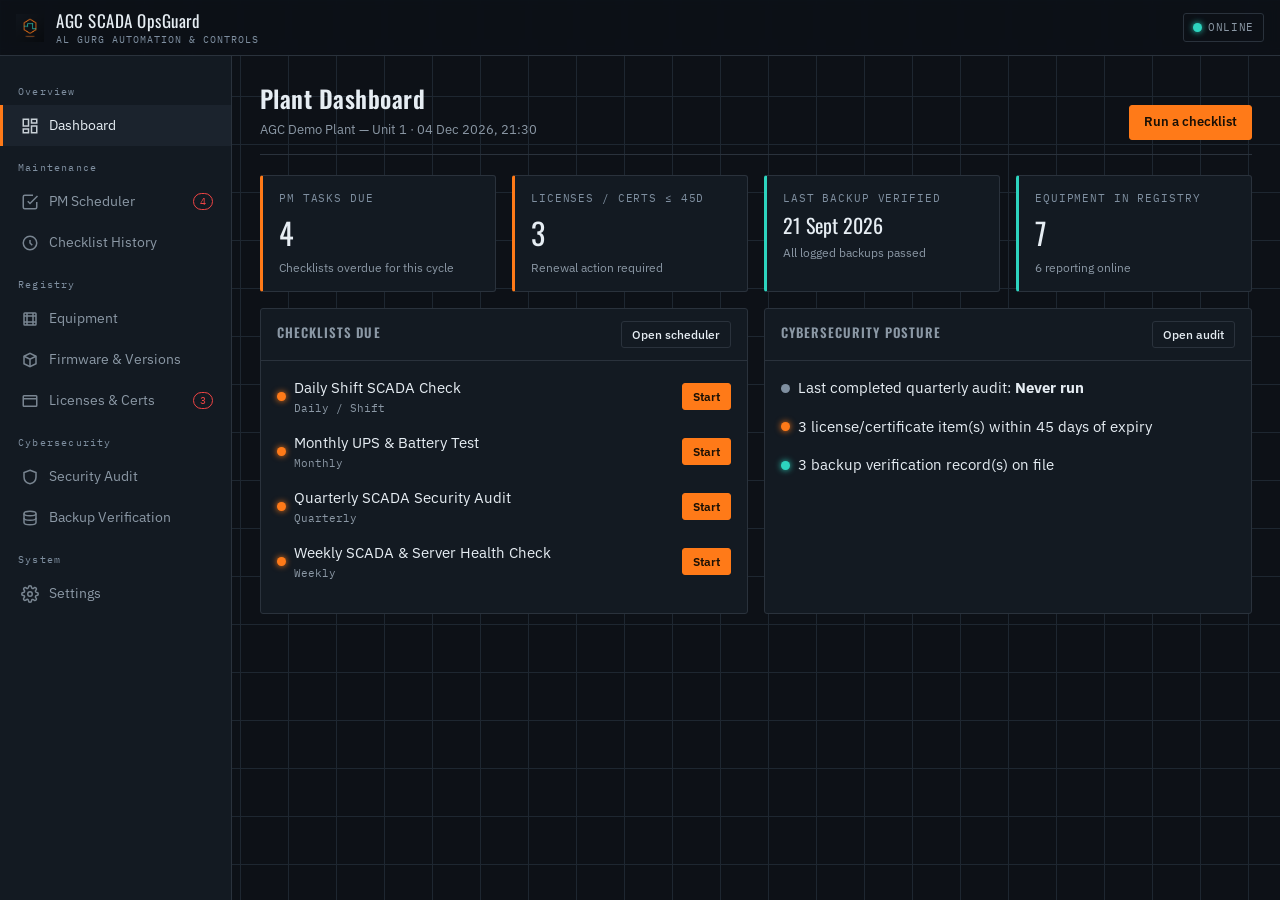
<file: index.html>
<!DOCTYPE html>
<html lang="en">
<head>
<meta charset="UTF-8" />
<meta name="viewport" content="width=device-width, initial-scale=1, viewport-fit=cover" />
<title>AGC SCADA OpsGuard — Maintenance, Firmware &amp; Cybersecurity Companion</title>
<meta name="description" content="Offline-first PWA for I&C engineers: preventive maintenance scheduling, PLC/HMI firmware registry, backup verification and SCADA cybersecurity audit checklists." />
<meta name="theme-color" content="#0d1117" />

<link rel="manifest" href="manifest.json" />
<link rel="icon" href="icons/favicon-32.png" sizes="32x32" type="image/png" />
<link rel="icon" href="icons/favicon-16.png" sizes="16x16" type="image/png" />
<link rel="apple-touch-icon" href="icons/apple-touch-icon.png" />

<!-- Social sharing -->
<meta property="og:type" content="website" />
<meta property="og:title" content="AGC SCADA OpsGuard" />
<meta property="og:description" content="Offline-first maintenance, firmware registry and cybersecurity audit companion for SCADA / I&C field engineers." />
<meta property="og:image" content="social/og-image.png" />
<meta property="og:image:width" content="1200" />
<meta property="og:image:height" content="630" />
<meta name="twitter:card" content="summary_large_image" />
<meta name="twitter:title" content="AGC SCADA OpsGuard" />
<meta name="twitter:description" content="Offline-first maintenance, firmware registry and cybersecurity audit companion for SCADA / I&C field engineers." />
<meta name="twitter:image" content="social/twitter-card.png" />

<link rel="stylesheet" href="css/style.css" />
</head>
<body>

<div id="app-shell">
  <header class="topbar">
    <button class="menu-toggle" id="menuToggle" aria-label="Toggle navigation">
      <svg width="18" height="18" viewBox="0 0 24 24" fill="none" stroke="currentColor" stroke-width="2"><path d="M3 6h18M3 12h18M3 18h18"/></svg>
    </button>
    <img class="brand-mark" src="icons/icon-72.png" alt="" width="28" height="28" />
    <div class="brand-name">AGC SCADA OpsGuard<small>AL GURG AUTOMATION &amp; CONTROLS</small></div>
    <div class="topbar-spacer"></div>
    <div class="conn-status" id="connStatus"><span class="led led--teal" id="connLed"></span><span id="connLabel">ONLINE</span></div>
  </header>

  <nav class="sidenav" id="sidenav">
    <div class="sidenav-section">Overview</div>
    <a class="nav-item" data-route="dashboard" href="#/dashboard">
      <svg viewBox="0 0 24 24" fill="none" stroke="currentColor" stroke-width="2"><rect x="3" y="3" width="7" height="9"/><rect x="14" y="3" width="7" height="5"/><rect x="14" y="12" width="7" height="9"/><rect x="3" y="16" width="7" height="5"/></svg>
      Dashboard
    </a>

    <div class="sidenav-section">Maintenance</div>
    <a class="nav-item" data-route="pm" href="#/pm">
      <svg viewBox="0 0 24 24" fill="none" stroke="currentColor" stroke-width="2"><path d="M9 11l3 3L22 4"/><path d="M21 12v7a2 2 0 0 1-2 2H5a2 2 0 0 1-2-2V5a2 2 0 0 1 2-2h11"/></svg>
      PM Scheduler <span class="badge" id="pmBadge" style="display:none;"></span>
    </a>
    <a class="nav-item" data-route="pmhistory" href="#/pmhistory">
      <svg viewBox="0 0 24 24" fill="none" stroke="currentColor" stroke-width="2"><path d="M12 8v4l3 3"/><circle cx="12" cy="12" r="9"/></svg>
      Checklist History
    </a>

    <div class="sidenav-section">Registry</div>
    <a class="nav-item" data-route="equipment" href="#/equipment">
      <svg viewBox="0 0 24 24" fill="none" stroke="currentColor" stroke-width="2"><rect x="4" y="4" width="16" height="16" rx="1"/><path d="M8 4v16M16 4v16M4 8h16M4 16h16"/></svg>
      Equipment
    </a>
    <a class="nav-item" data-route="versions" href="#/versions">
      <svg viewBox="0 0 24 24" fill="none" stroke="currentColor" stroke-width="2"><path d="M4 17V7l8-4 8 4v10l-8 4-8-4Z"/><path d="M4 7l8 4 8-4M12 11v10"/></svg>
      Firmware &amp; Versions
    </a>
    <a class="nav-item" data-route="licenses" href="#/licenses">
      <svg viewBox="0 0 24 24" fill="none" stroke="currentColor" stroke-width="2"><rect x="3" y="5" width="18" height="14" rx="1"/><path d="M3 9h18"/></svg>
      Licenses &amp; Certs <span class="badge" id="licBadge" style="display:none;"></span>
    </a>

    <div class="sidenav-section">Cybersecurity</div>
    <a class="nav-item" data-route="security" href="#/security">
      <svg viewBox="0 0 24 24" fill="none" stroke="currentColor" stroke-width="2"><path d="M12 3l8 3v6c0 5-3.5 8-8 9-4.5-1-8-4-8-9V6l8-3Z"/></svg>
      Security Audit
    </a>
    <a class="nav-item" data-route="backups" href="#/backups">
      <svg viewBox="0 0 24 24" fill="none" stroke="currentColor" stroke-width="2"><ellipse cx="12" cy="6" rx="8" ry="3"/><path d="M4 6v6c0 1.7 3.6 3 8 3s8-1.3 8-3V6"/><path d="M4 12v6c0 1.7 3.6 3 8 3s8-1.3 8-3v-6"/></svg>
      Backup Verification
    </a>

    <div class="sidenav-section">System</div>
    <a class="nav-item" data-route="settings" href="#/settings">
      <svg viewBox="0 0 24 24" fill="none" stroke="currentColor" stroke-width="2"><circle cx="12" cy="12" r="3"/><path d="M19.4 15a1.7 1.7 0 0 0 .3 1.9l.1.1a2 2 0 1 1-2.8 2.8l-.1-.1a1.7 1.7 0 0 0-1.9-.3 1.7 1.7 0 0 0-1 1.5V21a2 2 0 1 1-4 0v-.1a1.7 1.7 0 0 0-1-1.6 1.7 1.7 0 0 0-1.9.3l-.1.1a2 2 0 1 1-2.8-2.8l.1-.1a1.7 1.7 0 0 0 .3-1.9 1.7 1.7 0 0 0-1.5-1H3a2 2 0 1 1 0-4h.1a1.7 1.7 0 0 0 1.6-1 1.7 1.7 0 0 0-.3-1.9l-.1-.1a2 2 0 1 1 2.8-2.8l.1.1a1.7 1.7 0 0 0 1.9.3H9a1.7 1.7 0 0 0 1-1.5V3a2 2 0 1 1 4 0v.1a1.7 1.7 0 0 0 1 1.5 1.7 1.7 0 0 0 1.9-.3l.1-.1a2 2 0 1 1 2.8 2.8l-.1.1a1.7 1.7 0 0 0-.3 1.9V9a1.7 1.7 0 0 0 1.5 1H21a2 2 0 1 1 0 4h-.1a1.7 1.7 0 0 0-1.5 1Z"/></svg>
      Settings
    </a>
  </nav>

  <main id="view" aria-live="polite"></main>
</div>

<div id="modal-region"></div>
<div id="toast-region"></div>

<script src="js/db.js"></script>
<script src="js/seed-data.js"></script>
<script src="js/pdf-export.js"></script>
<script src="js/badge.js"></script>
<script src="js/app.js"></script>
</body>
</html>
</file>
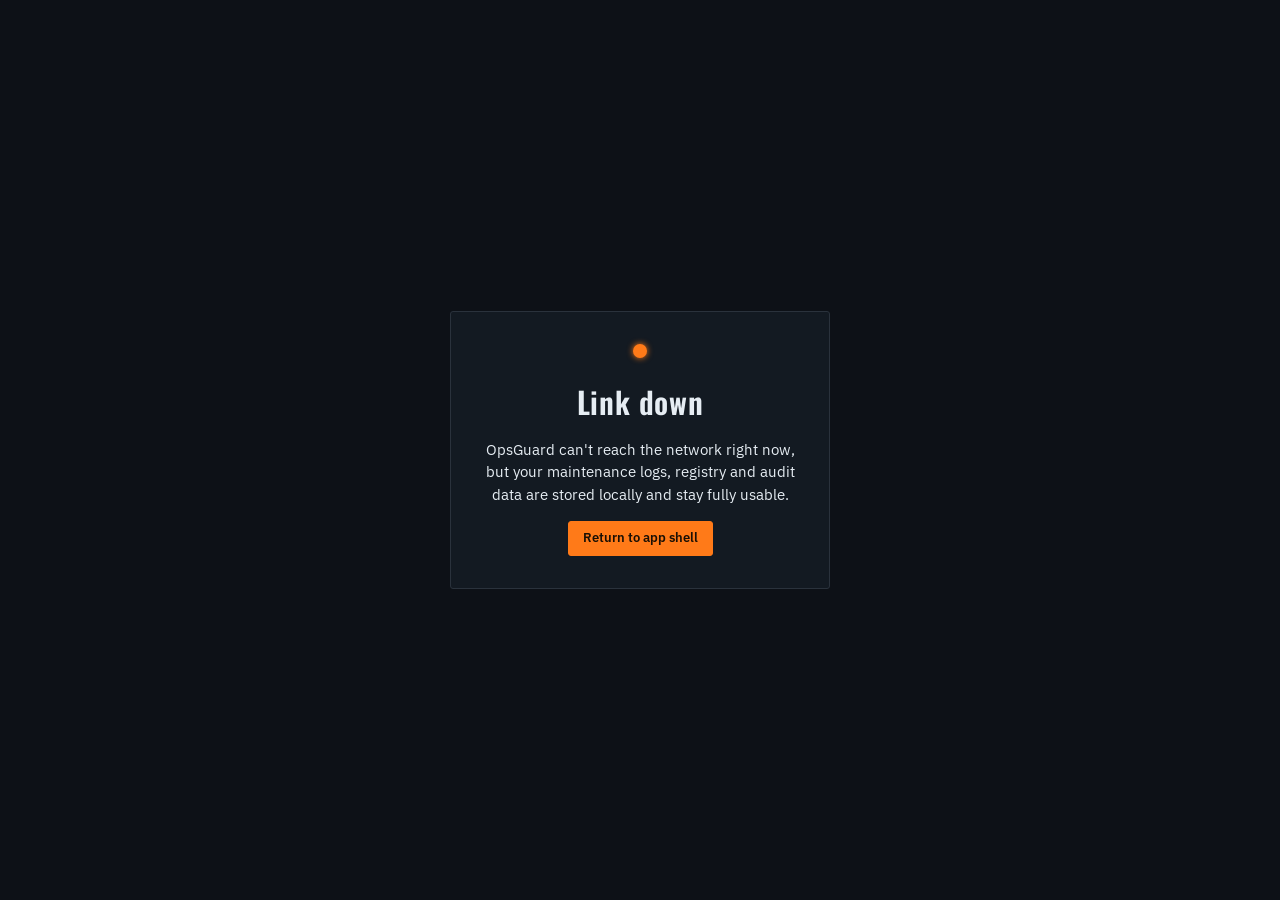
<file: offline.html>
<!DOCTYPE html>
<html lang="en">
<head>
<meta charset="UTF-8" />
<meta name="viewport" content="width=device-width, initial-scale=1" />
<title>Offline — AGC SCADA OpsGuard</title>
<link rel="stylesheet" href="css/style.css" />
</head>
<body class="offline-body">
  <div class="offline-panel">
    <div class="led led--amber"></div>
    <h1>Link down</h1>
    <p>OpsGuard can't reach the network right now, but your maintenance logs, registry and audit data are stored locally and stay fully usable.</p>
    <a class="btn btn--primary" href="./index.html">Return to app shell</a>
  </div>
</body>
</html>
</file>
<file: css/style.css>
/* ==========================================================================
   AGC SCADA OpsGuard — design tokens
   Palette:   #0D1117 base / #131A22 panel / #1B232D raised / #2A323C border
              #FF7A18 signal-orange (primary action / alert)
              #2DD4BF signal-teal (ok / active)
              #EF4444 fault-red (fault / overdue) — WCAG AA 4.5:1+ on all surfaces
              #E6EDF3 text-hi / #8B98A5 text-mid / #7F8FA0 text-low — all ≥4.5:1 on base/panel/raised
   Type:      Oswald (condensed, control-panel signage) for headings
              IBM Plex Sans for body copy
              IBM Plex Mono for version numbers, hashes, timestamps, data
   ========================================================================== */

@import url("https://fonts.googleapis.com/css2?family=Oswald:wght@500;600;700&family=IBM+Plex+Sans:wght@400;500;600&family=IBM+Plex+Mono:wght@400;500;600&display=swap");

:root {
  --base: #0d1117;
  --panel: #131a22;
  --raised: #1b232d;
  --border: #2a323c;
  --border-soft: #1e2731;
  --orange: #ff7a18;
  --orange-dim: #a85512;
  --teal: #2dd4bf;
  --red: #ef4444;
  --text-hi: #e6edf3;
  --text-mid: #8b98a5;
  --text-low: #7f8fa0;
  --font-display: "Oswald", "Arial Narrow", sans-serif;
  --font-body: "IBM Plex Sans", -apple-system, Segoe UI, sans-serif;
  --font-mono: "IBM Plex Mono", ui-monospace, "SFMono-Regular", monospace;
  --radius: 3px;
  --nav-w: 232px;
}

* { box-sizing: border-box; }
html, body { height: 100%; }
body {
  margin: 0;
  background: var(--base);
  background-image:
    linear-gradient(var(--border-soft) 1px, transparent 1px),
    linear-gradient(90deg, var(--border-soft) 1px, transparent 1px);
  background-size: 48px 48px;
  background-attachment: fixed;
  color: var(--text-hi);
  font-family: var(--font-body);
  font-size: 15px;
  line-height: 1.5;
  -webkit-font-smoothing: antialiased;
}

::selection { background: var(--orange); color: #101010; }

a { color: var(--teal); }

h1, h2, h3, h4 {
  font-family: var(--font-display);
  font-weight: 600;
  letter-spacing: 0.02em;
  margin: 0 0 4px;
  color: var(--text-hi);
}

code, .mono { font-family: var(--font-mono); }

button { font-family: inherit; }

/* ---------------------------------------------------------------------- */
/* App shell                                                              */
/* ---------------------------------------------------------------------- */
#app-shell { display: flex; min-height: 100vh; }

.topbar {
  position: fixed;
  top: 0; left: 0; right: 0;
  height: 56px;
  z-index: 40;
  display: flex;
  align-items: center;
  gap: 12px;
  padding: 0 16px;
  background: rgba(13, 17, 23, 0.92);
  backdrop-filter: blur(6px);
  border-bottom: 1px solid var(--border);
}
.topbar .brand-mark { width: 28px; height: 28px; flex: none; }
.topbar .brand-name {
  font-family: var(--font-display);
  font-size: 17px;
  letter-spacing: 0.03em;
  white-space: nowrap;
}
.topbar .brand-name small {
  display: block;
  font-family: var(--font-mono);
  font-size: 10px;
  color: var(--text-low);
  letter-spacing: 0.1em;
  margin-top: -2px;
}
.topbar-spacer { flex: 1; }
.conn-status {
  display: flex;
  align-items: center;
  gap: 6px;
  font-family: var(--font-mono);
  font-size: 11px;
  letter-spacing: 0.06em;
  color: var(--text-mid);
  border: 1px solid var(--border);
  padding: 5px 9px;
  border-radius: var(--radius);
}
.menu-toggle {
  display: none;
  background: none;
  border: 1px solid var(--border);
  color: var(--text-hi);
  width: 36px; height: 36px;
  border-radius: var(--radius);
  align-items: center;
  justify-content: center;
}

.sidenav {
  position: fixed;
  top: 56px; bottom: 0; left: 0;
  width: var(--nav-w);
  background: var(--panel);
  border-right: 1px solid var(--border);
  overflow-y: auto;
  padding: 14px 0 90px;
  z-index: 30;
}
.sidenav-section {
  font-family: var(--font-mono);
  font-size: 10px;
  letter-spacing: 0.12em;
  color: var(--text-low);
  padding: 14px 18px 6px;
}
.nav-item {
  display: flex;
  align-items: center;
  gap: 10px;
  padding: 10px 18px;
  color: var(--text-mid);
  text-decoration: none;
  border-left: 3px solid transparent;
  cursor: pointer;
  font-size: 14px;
}
.nav-item svg { width: 18px; height: 18px; flex: none; opacity: 0.85; }
.nav-item:hover { color: var(--text-hi); background: var(--raised); }
.nav-item.active {
  color: var(--text-hi);
  border-left-color: var(--orange);
  background: var(--raised);
}
.nav-item .badge {
  margin-left: auto;
  font-family: var(--font-mono);
  font-size: 10px;
  color: var(--red);
  border: 1px solid var(--red);
  border-radius: 10px;
  padding: 0 6px;
  min-width: 16px;
  text-align: center;
}

main#view {
  margin-left: var(--nav-w);
  margin-top: 56px;
  padding: 24px 28px 64px;
  width: calc(100% - var(--nav-w));
  min-height: calc(100vh - 56px);
}

/* ---------------------------------------------------------------------- */
/* Page header / panels                                                   */
/* ---------------------------------------------------------------------- */
.page-head {
  display: flex;
  align-items: flex-end;
  justify-content: space-between;
  flex-wrap: wrap;
  gap: 12px;
  margin-bottom: 20px;
  padding-bottom: 14px;
  border-bottom: 1px solid var(--border);
}
.page-head h1 { font-size: 24px; }
.page-head .sub { color: var(--text-mid); font-size: 13px; margin-top: 2px; }

.panel {
  background: var(--panel);
  border: 1px solid var(--border);
  border-radius: var(--radius);
}
.panel-head {
  display: flex;
  align-items: center;
  justify-content: space-between;
  padding: 12px 16px;
  border-bottom: 1px solid var(--border);
}
.panel-head h3 { font-size: 13px; text-transform: uppercase; letter-spacing: 0.08em; color: var(--text-mid); }
.panel-body { padding: 16px; }

.grid { display: grid; gap: 16px; }
.grid-4 { grid-template-columns: repeat(4, 1fr); }
.grid-3 { grid-template-columns: repeat(3, 1fr); }
.grid-2 { grid-template-columns: repeat(2, 1fr); }
@media (max-width: 1100px) { .grid-4 { grid-template-columns: repeat(2, 1fr); } .grid-3 { grid-template-columns: repeat(2, 1fr);} }
@media (max-width: 640px) { .grid-4, .grid-3, .grid-2 { grid-template-columns: 1fr; } }

/* Stat / gauge card */
.stat-card {
  background: var(--panel);
  border: 1px solid var(--border);
  border-left: 3px solid var(--border);
  border-radius: var(--radius);
  padding: 14px 16px;
}
.stat-card.ok { border-left-color: var(--teal); }
.stat-card.warn { border-left-color: var(--orange); }
.stat-card.fault { border-left-color: var(--red); }
.stat-card .label {
  font-family: var(--font-mono);
  font-size: 11px;
  letter-spacing: 0.08em;
  color: var(--text-low);
}
.stat-card .value { font-family: var(--font-display); font-size: 30px; margin-top: 4px; }
.stat-card .foot { font-size: 12px; color: var(--text-mid); margin-top: 4px; }

/* LED status dot */
.led { width: 9px; height: 9px; border-radius: 50%; flex: none; display: inline-block; box-shadow: 0 0 6px currentColor; }
.led--teal { background: var(--teal); color: var(--teal); }
.led--amber { background: var(--orange); color: var(--orange); }
.led--red { background: var(--red); color: var(--red); }
.led--grey { background: var(--text-low); color: transparent; box-shadow: none; }

.tag {
  display: inline-flex;
  align-items: center;
  gap: 5px;
  font-family: var(--font-mono);
  font-size: 11px;
  letter-spacing: 0.05em;
  padding: 3px 8px;
  border-radius: var(--radius);
  border: 1px solid var(--border);
  color: var(--text-mid);
}
.tag.ok { color: var(--teal); border-color: rgba(45,212,191,0.4); }
.tag.warn { color: var(--orange); border-color: rgba(255,122,24,0.4); }
.tag.fault { color: var(--red); border-color: rgba(239,68,68,0.4); }

/* ---------------------------------------------------------------------- */
/* Buttons / forms                                                        */
/* ---------------------------------------------------------------------- */
.btn {
  display: inline-flex;
  align-items: center;
  gap: 7px;
  font-family: var(--font-body);
  font-weight: 500;
  font-size: 13px;
  padding: 9px 14px;
  border-radius: var(--radius);
  border: 1px solid var(--border);
  background: var(--raised);
  color: var(--text-hi);
  cursor: pointer;
  text-decoration: none;
  line-height: 1.1;
}
.btn:hover { border-color: var(--text-mid); }
.btn--primary { background: var(--orange); border-color: var(--orange); color: #1a1005; font-weight: 600; }
.btn--primary:hover { background: #ff8a34; }
.btn--ghost { background: transparent; }
.btn--sm { padding: 6px 10px; font-size: 12px; }
.btn--danger { border-color: var(--red); color: var(--red); background: transparent; }
.btn:focus-visible, .nav-item:focus-visible, input:focus-visible, select:focus-visible, textarea:focus-visible {
  outline: 2px solid var(--teal);
  outline-offset: 2px;
}

.field { margin-bottom: 14px; }
.field label {
  display: block;
  font-family: var(--font-mono);
  font-size: 11px;
  letter-spacing: 0.06em;
  color: var(--text-mid);
  margin-bottom: 6px;
}
input, select, textarea {
  width: 100%;
  background: var(--base);
  border: 1px solid var(--border);
  color: var(--text-hi);
  padding: 9px 10px;
  border-radius: var(--radius);
  font-family: var(--font-body);
  font-size: 14px;
}
textarea { min-height: 90px; resize: vertical; }
.field-row { display: flex; gap: 12px; }
.field-row .field { flex: 1; }

/* Checklist */
.checklist-item {
  display: flex;
  align-items: flex-start;
  gap: 10px;
  padding: 10px 4px;
  border-bottom: 1px solid var(--border-soft);
}
.checklist-item:last-child { border-bottom: none; }
.checklist-item input[type="checkbox"] {
  width: 18px; height: 18px;
  accent-color: var(--orange);
  margin-top: 2px;
  flex: none;
}
.checklist-item .txt { flex: 1; font-size: 14px; }
.checklist-item.done .txt { color: var(--text-mid); text-decoration: line-through; }
.progress-track {
  height: 6px;
  background: var(--raised);
  border-radius: 3px;
  overflow: hidden;
  border: 1px solid var(--border);
}
.progress-fill { height: 100%; background: var(--teal); }

/* Table */
table { width: 100%; border-collapse: collapse; font-size: 13px; }
th {
  text-align: left;
  font-family: var(--font-mono);
  font-size: 10.5px;
  letter-spacing: 0.08em;
  color: var(--text-low);
  padding: 8px 10px;
  border-bottom: 1px solid var(--border);
  white-space: nowrap;
}
td { padding: 10px 10px; border-bottom: 1px solid var(--border-soft); vertical-align: middle; }
tr:hover td { background: rgba(255,255,255,0.02); }
.empty-row td { color: var(--text-low); text-align: center; padding: 32px 10px; }

/* Modal */
.modal-backdrop {
  position: fixed; inset: 0; background: rgba(5,7,9,0.7);
  display: flex; align-items: center; justify-content: center;
  z-index: 100; padding: 16px;
}
.modal {
  background: var(--panel);
  border: 1px solid var(--border);
  border-top: 3px solid var(--orange);
  border-radius: var(--radius);
  width: 100%; max-width: 560px;
  max-height: 90vh;
  overflow-y: auto;
}
.modal-head {
  display: flex; align-items: center; justify-content: space-between;
  padding: 14px 18px; border-bottom: 1px solid var(--border);
}
.modal-body { padding: 18px; }
.modal-foot {
  display: flex; justify-content: flex-end; gap: 10px;
  padding: 14px 18px; border-top: 1px solid var(--border);
}
.icon-btn {
  background: none; border: none; color: var(--text-mid);
  width: 30px; height: 30px; cursor: pointer; font-size: 18px;
  border-radius: var(--radius);
}
.icon-btn:hover { color: var(--text-hi); background: var(--raised); }

/* Toast */
#toast-region { position: fixed; bottom: 20px; right: 20px; z-index: 200; display: flex; flex-direction: column; gap: 8px; }
.toast {
  background: var(--raised); border: 1px solid var(--border); border-left: 3px solid var(--teal);
  color: var(--text-hi); padding: 12px 14px; border-radius: var(--radius);
  font-size: 13px; min-width: 220px; box-shadow: 0 6px 20px rgba(0,0,0,0.4);
}
.toast.fault { border-left-color: var(--red); }

/* Letterhead / PDF print block (kept off-screen, rendered for html2pdf) */
.print-only { display: none; }

/* Offline fallback page */
.offline-body { display: flex; align-items: center; justify-content: center; min-height: 100vh; background: var(--base); }
.offline-panel { max-width: 380px; text-align: center; padding: 32px; border: 1px solid var(--border); border-radius: var(--radius); background: var(--panel); }
.offline-panel .led { margin: 0 auto 14px; width: 14px; height: 14px; }

/* Utility */
.flex { display: flex; align-items: center; }
.gap-8 { gap: 8px; } .gap-12 { gap: 12px; }
.muted { color: var(--text-mid); }
.mt-16 { margin-top: 16px; } .mb-16 { margin-bottom: 16px; }
.text-right { text-align: right; }
.scroll-x { overflow-x: auto; }

/* Mobile */
@media (max-width: 880px) {
  :root { --nav-w: 240px; }
  .menu-toggle { display: flex; }
  .sidenav { transform: translateX(-100%); transition: transform 0.18s ease; box-shadow: 0 0 40px rgba(0,0,0,0.5); }
  .sidenav.open { transform: translateX(0); }
  main#view { margin-left: 0; width: 100%; padding: 18px 16px 48px; }
  .grid-4, .grid-3, .grid-2 { grid-template-columns: 1fr; }
}

@media (prefers-reduced-motion: reduce) {
  * { animation: none !important; transition: none !important; }
}
</file>
